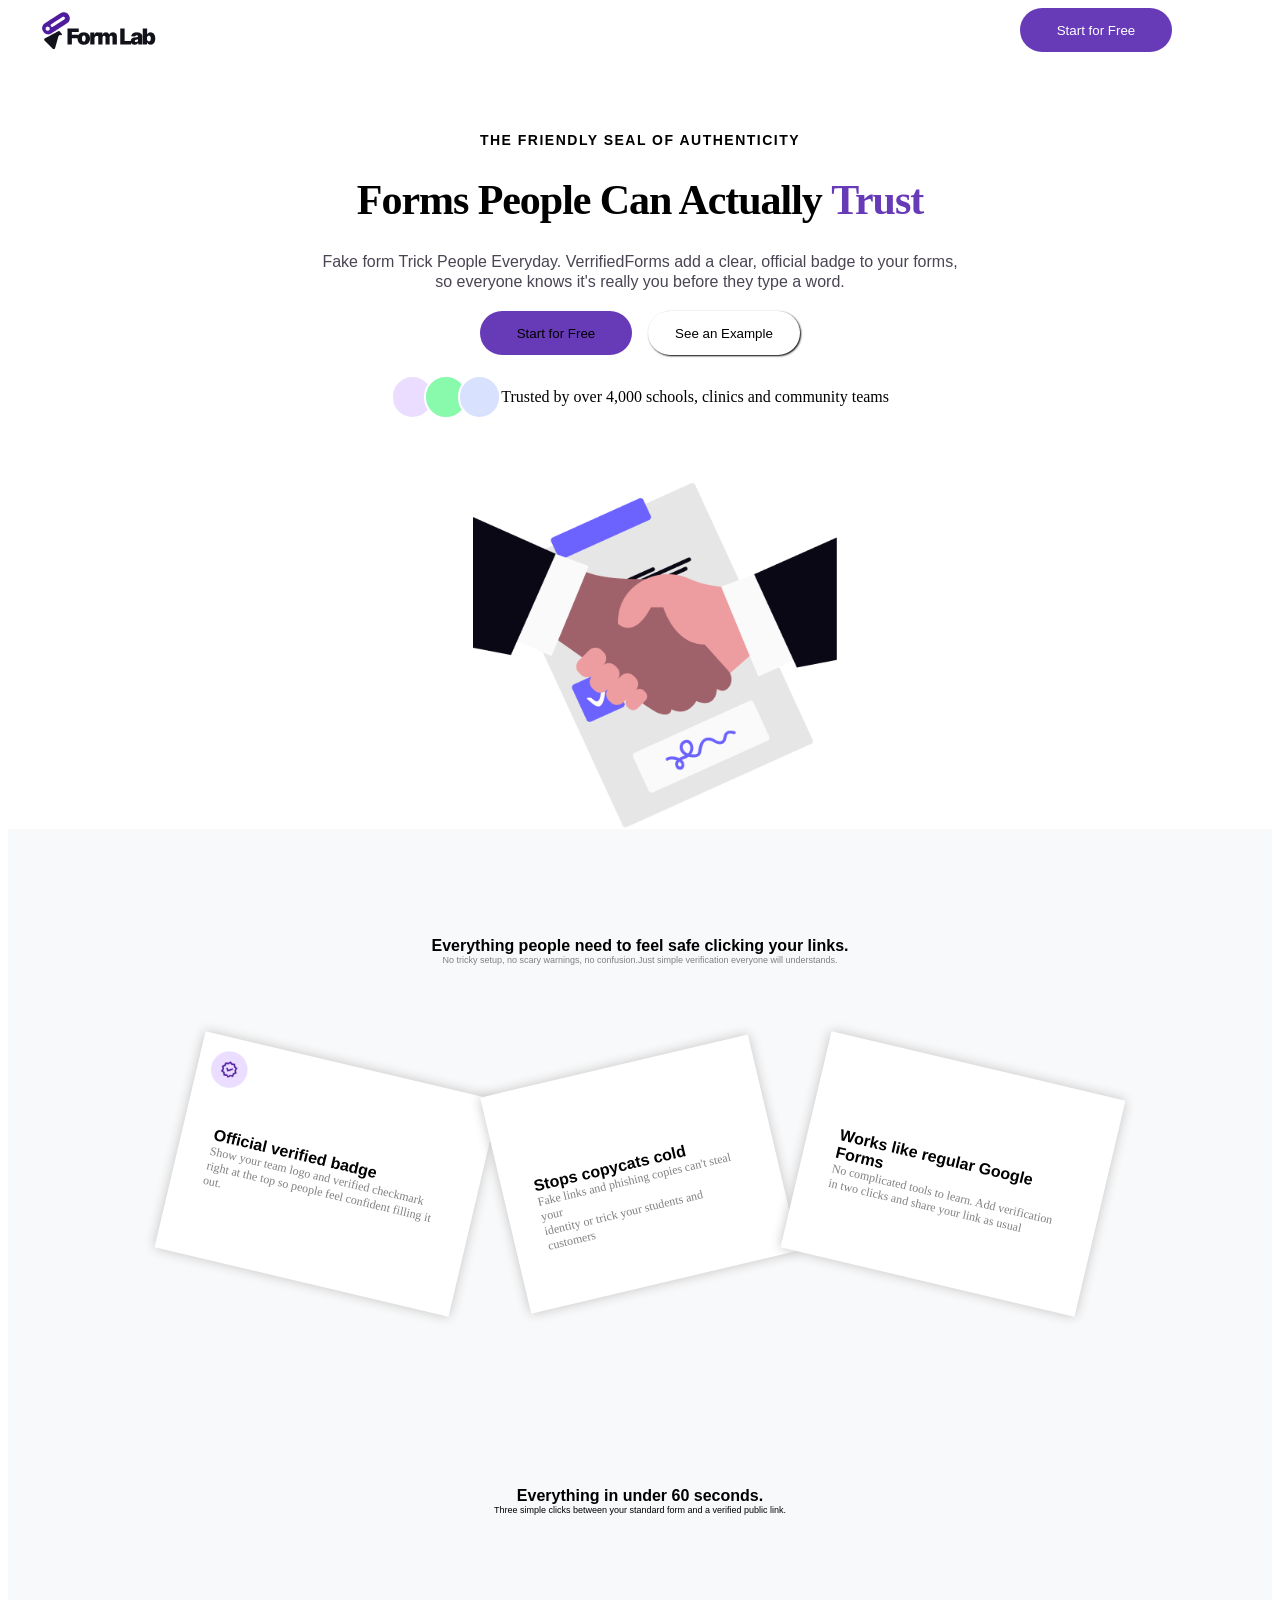
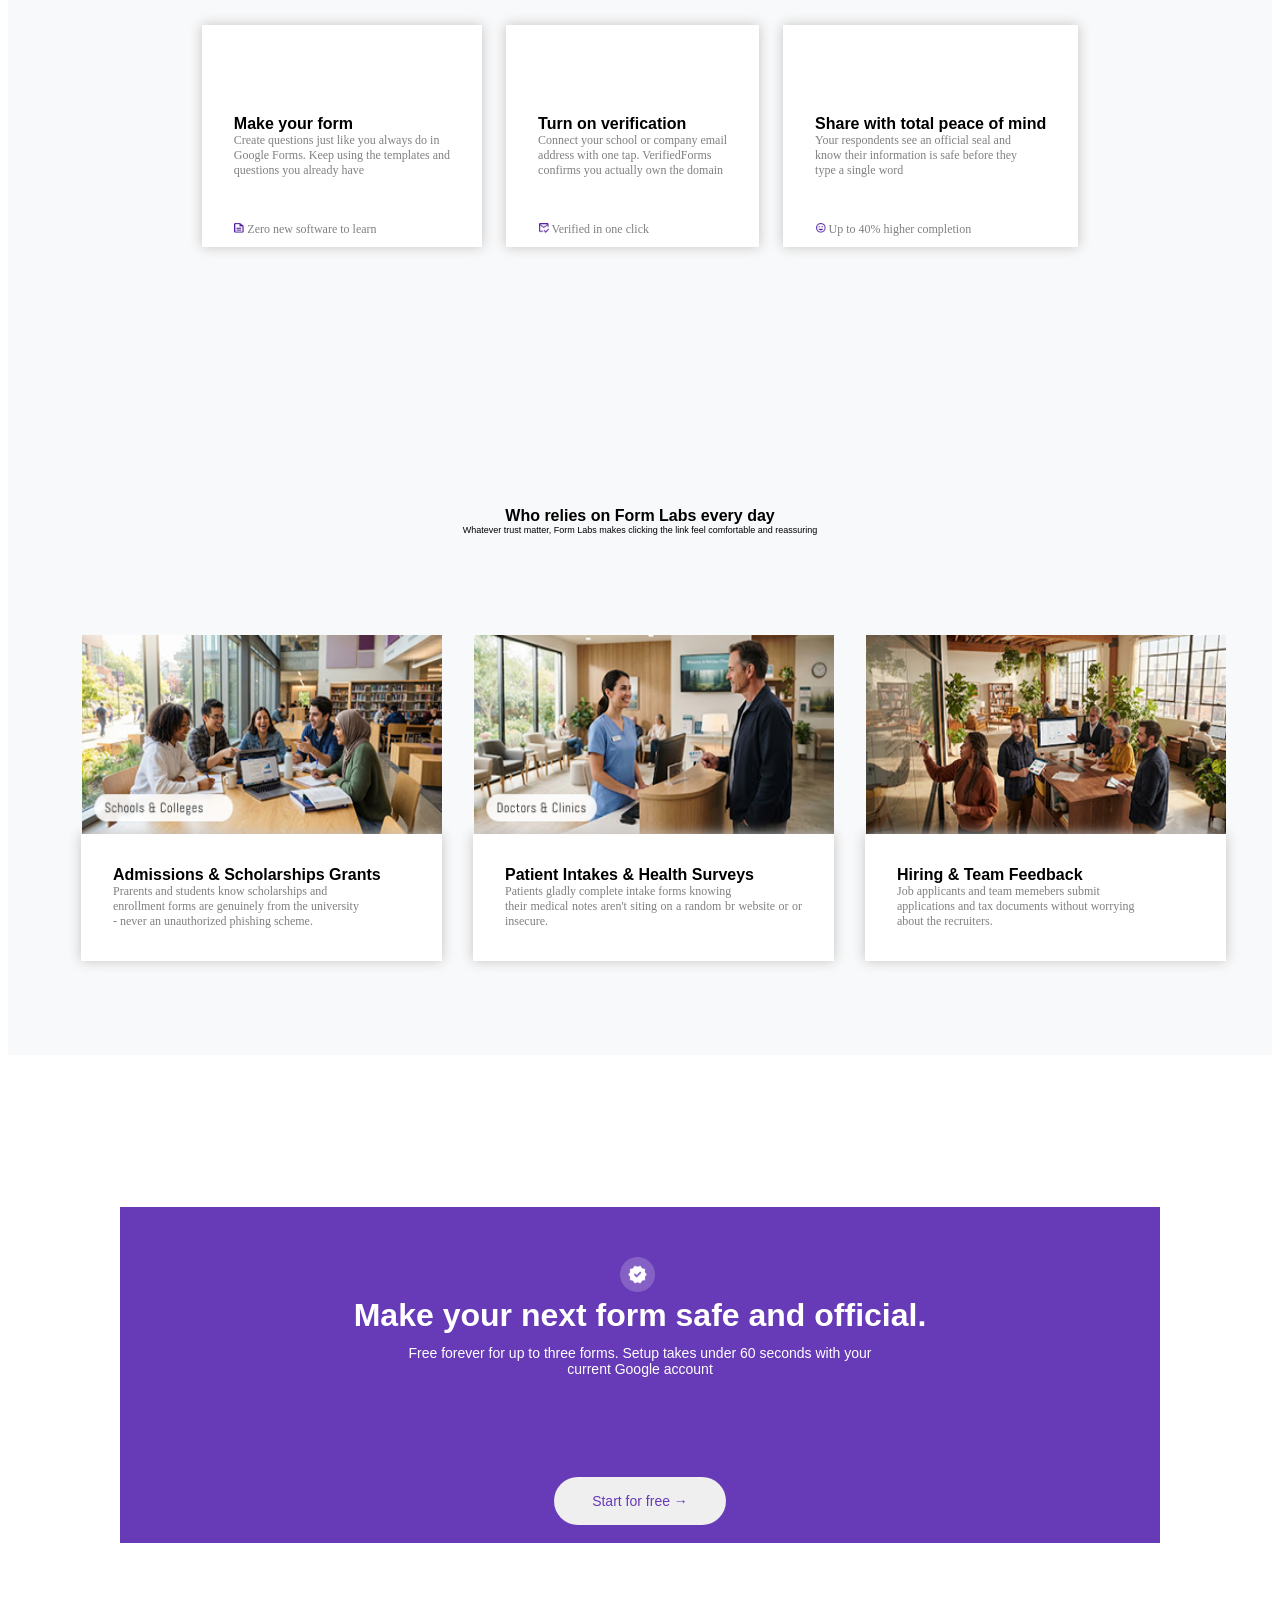
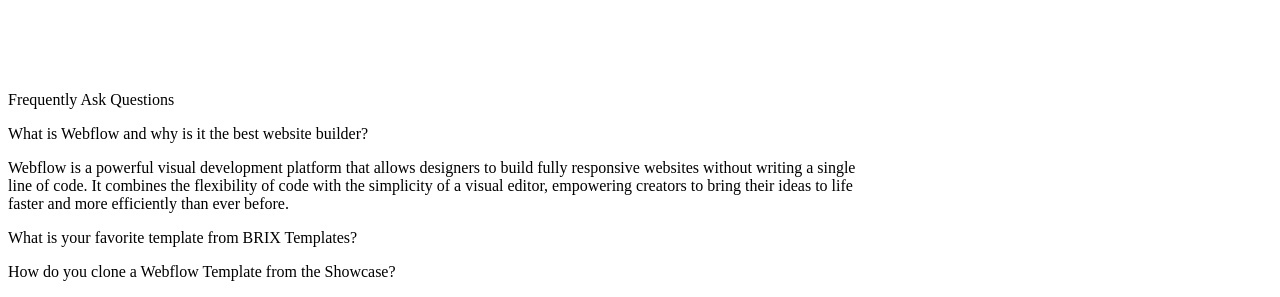
<file: Index.html>
<!DOCTYPE html>
<html lang="en">
<head>
    <link rel="stylesheet" href="Batch A Task.css">
    <meta charset="UTF-8">
    <meta name="viewport" content="width=device-width, initial-scale=1.0">
    <title>project</title>
</head>
        
<body>
    <div>




<div class="Esther">
    <img src="Group 2.png" alt="Not Found">
    <button type="button" class="Button">Start for Free</button>
</div>
<div class="h5con">
    <h5 class="seal">THE FRIENDLY SEAL OF AUTHENTICITY</h5>
    <h1>Forms People Can Actually <span>Trust</span></h1>
    <p class="para1">Fake form Trick People Everyday. VerrifiedForms add a clear, official badge to your forms, 
      <br>  so everyone knows it's really you before they type a word.</p>
</div>


    <div class="button2">
        <button class="startbutton">Start for Free</button>
        <button class="example">See an Example</button>
    </div>

    <div class="circles">
        <div class="circle"></div>
        <div class="circle"></div>
        <div class="circle"></div>
        <p class="para4">Trusted by over 4,000 schools, clinics and community teams</p>
    </div>

    <div class="handshakepix">
        <img src="Handshake.png" alt="handshake" class="handshake">
    </div>


<div class="container">
    <div class="container2">
        <div class="container3">
            <div class="textholder">
                <p class="safe"> Everything people need to feel safe clicking your links.</p>
                <p class="tricky"> No tricky setup, no scary warnings, no confusion.Just simple verification everyone
                    will understands.</p>
            </div>
            <div class="cardholder">
                <div class="card1">
                    <span class="copycats"><strong>Official verified badge</strong></span><br> Show your team logo and
                    verified checkmark <br> right at the top so people feel confident filling it out.
                </div>
                <div class="card2"> <span class="copycats"><strong>Stops copycats cold</strong></span><br> Fake links
                    and phishing copies can't steal your <br> identity or trick your students and customers
                </div>
                <div class="card3"> <span class="copycats"><strong>Works like regular Google Forms</strong></span>
                    <br>No complicated tools to learn. Add verification <br>in two clicks and share your link as usual
                </div>
            </div>
        </div>
    </div>
</div>







<div class="containera1">
    <div class="container4">
        <div class="container5">
            <div class="textholder2">
                <p class="seconds"> Everything in under 60 seconds.</p>
                <p class="standard"> Three simple clicks between your standard form and a verified public link.</p>
            </div>
            <div class="cardholder2">
                <div class="carda1"> <span class="yourform"><strong>Make your form</strong></span><br> Create questions
                    just like you always do in <br> Google Forms. Keep using the templates and <br> questions you
                    already have
                    <div><img src="Icon.png" alt="learnicon" class="icons"> Zero new software to learn</div>

                </div>
                <div class="carda2"> <span class="yourform"><strong>Turn on verification</strong></span><br> Connect
                    your school or company email <br> address with one tap. VerifiedForms <br> confirms you actually own
                    the domain
                    <div><img src="Icon (1).png" alt="verifiedicon" class="icons"> Verified in one click</div>
                </div>
                <div class="carda3"> <span class="yourform"><strong>Share with total peace of mind</strong></span>
                    <br>Your respondents see an official seal and<br>know their information is safe before they <br>
                    type a single word
                    <div><img src="Container (1).png" alt="smileicon" class="icons"> Up to 40% higher completion</div>
                </div>
            </div>
        </div>
    </div>
</div>

<!....section 3 begins here...>

    <div class="container1a">
        <div class="container6">
            <div class="container7">
                <div class="textholder">
                    <p class="everyday"> Who relies on Form Labs every day</p>
                    <p class="trustmatters">Whatever trust matter, Form Labs makes clicking the link feel comfortable
                        and reassuring</p>
                </div>

                <div class="cardholder3">
                    <div class="card1div">
                        <img src="Background (6).png" alt="roundtable" class="roundtable">
                        <div class="card1a"><span class="grants"><strong>Admissions & Scholarships
                                    Grants</strong></span> <br> Prarents and students know scholarships and <br>
                            enrollment forms are genuinely from the university <br>- never an unauthorized phishing
                            scheme.</div>
                    </div>

                    <!...second card begins here...>
                        <div class="card1div">
                            <img src="Background (7).png" alt="roundtable" class="roundtable">
                            <div class="card1a"><strong><span class="grants">Patient Intakes & Health
                                        Surveys</span></strong> <br>
                                Patients gladly complete intake forms knowing <br> their medical notes aren't siting on
                                a random br website or or insecure. </div>
                        </div>

                        <!....third card begins here...>
                            <div class="card1div">
                                <img src="standing.png" alt="roundtable" class="roundtable">
                                <div class="card1a"><strong><span class="grants">Hiring & Team Feedback</span></strong>
                                    <br>
                                    Job applicants and team memebers submit <br> applications and tax documents without
                                    worrying <br> about the recruiters.</div>
                            </div>

                </div>

            </div>
        </div>
    </div>



    <div class="officialholder">
        <div class="officialdiv">
            <div class="officialtextholder">
                <strong><span class="official">Make your next form safe and official.</span></strong><br><br>
                Free forever for up to three forms. Setup takes under 60 seconds with your <br> current Google account
            </div>
            <button class="free">Start for free →</button>
        </div>
    </div>


    <!...last section starts here...>


        <div class="lastsection">
            <p class="frequently">Frequently Ask Questions</p>

            <div>
                <p>What is Webflow and why is it the best website builder?</p>
                <p>Webflow is a powerful visual development platform that allows designers to build fully responsive
                    websites without
                    writing a single <br> line of code. It combines the flexibility of code with the simplicity of a
                    visual editor, empowering
                    creators to bring their ideas to life <br> faster and more efficiently than ever before.</p>
            </div>

            <div>
                <p>What is your favorite template from BRIX Templates?</p>
            </div>

            <div>
                <p>How do you clone a Webflow Template from the Showcase?</p>
            </div>
        </div>





        </div>
        </body>

        </html>
</file>
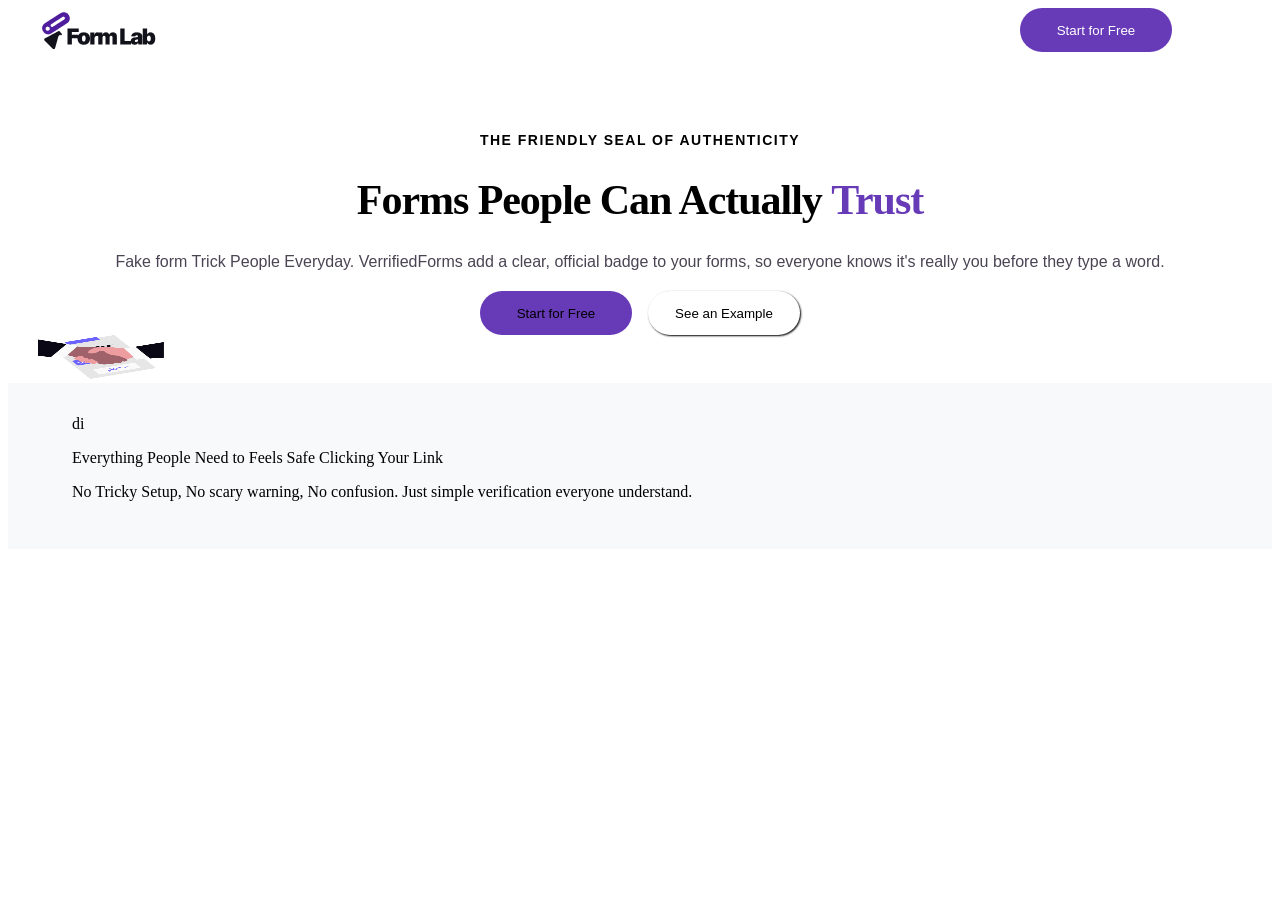
<file: Index (2).html>
<!DOCTYPE html>
<html lang="en">
<head>
    <link rel="stylesheet" href="Batch A Task.css">
    <meta charset="UTF-8">
    <meta name="viewport" content="width=device-width, initial-scale=1.0">
        
<body>

<div class="Esther">
    <img src="Group 2.png" alt="Not Found">
    <button type="button" class="Button">Start for Free</button>
</div>
    <h5 class="seal">THE FRIENDLY SEAL OF AUTHENTICITY</h5>
    <h1>Forms People Can Actually <span>Trust</span></h1>
    <p class="para1">Fake form Trick People Everyday. VerrifiedForms add a clear, official badge to your forms, so everyone knows it's really you before they type a word.</p>
    
    <div class="button2">
        <button class="startbutton">Start for Free</button>
        <button class="example">See an Example</button>
    </div>
    <div class="Handshakepix">
        <img src="Handshake.png" alt="Handshake">
    </div>

    <div class="Container"> 
        <div class="container2">
            di
        <div class="Holder">
            <p class="Para2">Everything People Need to Feels Safe Clicking Your Link</p>
            <p class="Para3">No Tricky Setup, No scary warning, No confusion. Just simple verification everyone understand.</p>
        </div>
        </div>
    </div>
    
</body>
</html>
</file>
<file: Batch A Task.css>
img {
    width: 125.96px;
    height: 44px;
    padding-left: 30px;
}

.Button{
    border-radius: 9999px;
    box-shadow: 1px 2px 0px;
    width: 152px;
    height: 44px;
    margin-right: 100px;
    background-color:#673AB7;
    color: white;
    border: none;
    
}

.Esther{
    display: flex;
    justify-content: space-between;
}


.seal{
    text-align: center;
    font-family: Arial, Helvetica, sans-serif;
    font-weight: 400px;
    font-size: 14px;
    margin-top: 80PX;
    letter-spacing: 1.5px;
}
h1{
    text-align: center;
    color:black;
    font-size:42px;
    line-height: 48px;
    letter-spacing: -1.05px;
    font-style: bold;
    font-weight: 700px;


}

span{
    font-family: cursive;
    color: #673AB7;
}

.h5con{
    justify-content: center;
}

.para1{
    font-family: Arial, Helvetica, sans-serif;
    font-weight: 400px;
    line-height: 20px;
    text-align: center;
    top: 246px;
    padding-bottom: 3px;
    color: #4a4453;
    
}

.button2{
    display: flex;
    justify-content: center;
    gap: 16px;
    border: none;
}


.startbutton{
    width: 152px;
    height: 44px;
    top: 313px;
    left: 559;
    gap: 4px;
    border-radius: 9999px;
    background-color: #673AB7;
    border-color: #673AB7;
    padding: 12px 24px 12px 24px;
    border: none;
}


.example{
    width: 152px;
    height: 44px;
    top: 313px;
    left: 559;
    gap: 16px;
    border-radius: 9999px;
    background-color: #ffffff;
    padding: 12px 24px 12px 24px;
    box-shadow: 1px 1px 2px rgb(00, 00, 00);
    border: none;
}


.circles{
    display: flex;
    justify-content: center;

}
.para4{
    margin-top: 33px;
    padding-bottom: 20px;
}

.circle{
    width: 39.43px;
    height: 39.43px;
    border-radius: 50%;
    border: 2px solid white;
    margin-left: -10px;
    margin-top: 20px;
    
}
.circle:first-child{
    margin-left: 0;
}
.circle:nth-child(1) {background: #EBDDFF; }
.circle:nth-child(2) {background: #89F9AC;}
.circle:nth-child(3) {background: #D8E2FF;}



        .handshakepix {
            justify-content: center;
            display: flex;
        }
    
        .handshake {
            width: 364.74px;
            height: 347.09px;
            top: 577px;
            left: 488px;
            margin-top: 40px;
        }


.container {
    top: 1168px;
    padding: 76px 80px 94px 80px;
    gap: 10px;
    background-color: #f8f9fa;
    margin-top: 40px;
    margin: auto;
    justify-content: center;
    align-items: center;
}


.container2 {
    padding: 32px 64px 32px 64px;
    background-color: #F8F9FA;
    margin: auto;
    justify-content: center;
    align-items: center;

}


.container3 {
    padding-right: 24px;
    padding-left: 24px;
    gap: 32px;
    margin: auto;
    justify-content: center;
    align-items: center;
}

.textholder {
    margin: auto;
    padding-bottom: -2px;
    margin-bottom: 20px;
    justify-content: center;
    align-items: center
}


.safe {
    text-align: center;
    font-family: Arial, Helvetica, sans-serif;
    font-weight: bold;
    margin: auto;
}

.tricky {
    font-size: 9px;
    color: gray;
    font-family: 'Segoe UI', Tahoma, Geneva, Verdana, sans-serif;
    margin: auto;
    padding: auto;
    text-align: center;
}


.cardholder {
    gap: 24px;
    display: flex;
    margin-top: 10px;
    margin: auto;
    justify-content: center;
    align-items: center;

}


.card1 {
    width: auto;
    height: 100px;
    padding: 32px;
    gap: 16px;
    transform: rotate(13.29deg);
    box-shadow: -0.1px 0px 12px rgb(197, 195, 195);
    background-color: #FFFFFF;
    font-size: 12px;
    padding-top: 90px;
    margin-top: 50px;
    color: grey;
    background-image: url(Background.png);
    background-repeat: no-repeat;
    background-size: 44px;
    background-position: 10px 10px;
}


.img1 {
    height: auto;
    width: auto;
    top: 50px;
}

.copycats {
    font-family: Arial, Helvetica, sans-serif;
    color: black;
    font-size: 16px;

}


.card2 {
    width: auto;
    height: 100px;
    padding: 32px;
    gap: 16px;
    transform: rotate(-13.29deg);
    box-shadow: -0.1px 0px 12px rgb(197, 195, 195);
    background-color: #FFFFFF;
    font-size: 12px;
    padding-top: 90px;
    margin-top: 50px;
    color: grey;
}


.card3 {
    width: auto;
    height: 100px;
    padding: 32px;
    gap: 16px;
    transform: rotate(13.29deg);
    box-shadow: -0.1px 0px 12px rgb(197, 195, 195);
    background-color: #FFFFFF;
    font-size: 12px;
    padding-top: 90px;
    margin-top: 50px;
    color: grey;
}




.containera1 {
    height: 450px;
    width: 1, 440;
    top: 1168px;
    padding: 76px 80px 94px 80px;
    gap: 10px;
    background-color: #f8f9fa;
}

.containera4 {
    width: 1, 280px;
    height: 447.04px;
    padding: 32px 64px 32px 64px;
    background-color: #F8F9FA;
}


.containera5 {
    width: 1, 152px;
    height: 383.04px;
    max-width: 1152px;
    padding-right: 24px;
    padding-left: 24px;
    gap: 32px;
}


.textholder2 {
    margin: auto;
    width: 672px;
    height: 56px;
    padding-bottom: -2px;
    margin-bottom: 20px;
    max-width: 672px;
    justify-content: center;
    align-items: center;
}



.seconds {
    text-align: center;
    font-family: Arial, Helvetica, sans-serif;
    font-weight: bold;
    margin: auto;
}

.standard {
    font-size: 9px;
    font-family: 'Segoe UI', Tahoma, Geneva, Verdana, sans-serif;
    margin: auto;
    padding: auto;
    text-align: center;
}

.cardholder2 {
    width: 1, 104px;
    height: 295.04px;
    gap: 24px;
    display: flex;
    justify-content: center;
    margin-top: 10px;
    align-items: center;
}

.carda1 {
    width: auto;
    height: 100px;
    padding: 32px;
    gap: 16px;
    box-shadow: -0.1px 0px 12px rgb(197, 195, 195);
    background-color: #FFFFFF;
    font-size: 12px;
    padding-top: 90px;
    margin-top: 50px;
    color: grey;


}


.carda2 {
    width: auto;
    height: 100px;
    padding: 32px;
    gap: 16px;
    box-shadow: -0.1px 0px 12px rgb(197, 195, 195);
    background-color: #FFFFFF;
    font-size: 12px;
    padding-top: 90px;
    margin-top: 50px;
    color: grey;


}


.carda3 {
    width: auto;
    height: 100px;
    padding: 32px;
    gap: 16px;
    box-shadow: -0.1px 0px 12px rgb(197, 195, 195);
    background-color: #FFFFFF;
    font-size: 12px;
    padding-top: 90px;
    margin-top: 50px;
    color: grey;

}

.icons {
    width: 10px;
    height: 10px;
    padding-left: 0.5px;
    padding-top: 45px;
}

.yourform {
    font-family: Arial, Helvetica, sans-serif;
    color: black;
    font-size: 16px;
}




.container1a {
    background-color: #F8F9FA;
    margin-top: none;
    justify-content: center;
    align-items: center;
    padding: 76px 80px 94px 80px;
}

.cardholder3 {
    width: auto;
    height: auto;
    justify-content: center;
    background-color: #F8F9FA;
    align-items: center;
    display: flex;

}

.textholder {
    margin: auto;
    width: 672px;
    height: 56px;
    padding-bottom: -2px;
    margin-bottom: 20px;
    max-width: 672px;
    justify-content: center;
    align-items: center;
}

.everyday {
    text-align: center;
    font-family: Arial, Helvetica, sans-serif;
    font-weight: bold;
    margin: auto;
}


.trustmatters {
    font-size: 9px;
    font-family: 'Segoe UI', Tahoma, Geneva, Verdana, sans-serif;
    margin: auto;
    padding: auto;
    text-align: center;
}

.roundtable {
    width: 360px;
    height: 200px;
    align-self: center;
    margin-top: 50px;
    padding: 2px;
    padding-left: 30px;
}

.card1a {
    width: auto;
    height: auto;
    justify-content: center;
    align-items: center;
    padding: 32px;
    gap: 1px;
    box-shadow: -0.1px 0px 12px rgb(197, 195, 195);
    background-color: #FFFFFF;
    font-size: 12px;
    color: grey;
    text-align: justify;
    margin-left: 29px;
    margin-top: -3.29px;
    width: 297px;
    justify-self: center
}

.grants {
    font-family: Arial, Helvetica, sans-serif;
    color: black;
    font-size: 16px;
}


.card1div {
    display: flex;
    flex-direction: column;
}



.officialholder {
    width: 1, 3800;
    height: 316px;
    justify-content: center;
    align-items: center;
    padding: 152px 32px 152px 32px;
    margin: auto;
}

.officialdiv {
    width: 976px;
    height: 284px;
    background-color: #673AB7;
    margin-right: 20px;
    margin-left: 60px;
    justify-content: center;
    padding: 32px;
    align-items: center;
    text-align: center;
    background-repeat: no-repeat;
    background-position: 500px 50px;
    background-size: 35px 35px;
    background-image: url(Verified\ Icon\ Accent.png);
    padding-top: 20px;
    margin: auto;
}


.officialtextholder {
    padding-top: 52px;
    font-size: 14px;
    font-family: 'Segoe UI', Tahoma, Geneva, Verdana, sans-serif;
    color: white;
    line-height: 16px;
    padding-top: 80px;

}

.official {
    text-align: center;
    font-family: Arial, Helvetica, sans-serif;
    font-size: 32px;
    color: white;
}


.free {
    width: 172px;
    height: 48px;
    border-radius: 9999px;
    border-color: white;
    text-align: center;
    font-size: 14px;
    padding: 14px 32px 14px 32px;
    gap: 4px;
    margin-top: 100px;
    font-weight: 500px;
    font-size: 14px;
    color: #673AB7;
    font-weight: 500px;
    border: none;

}
</file>
